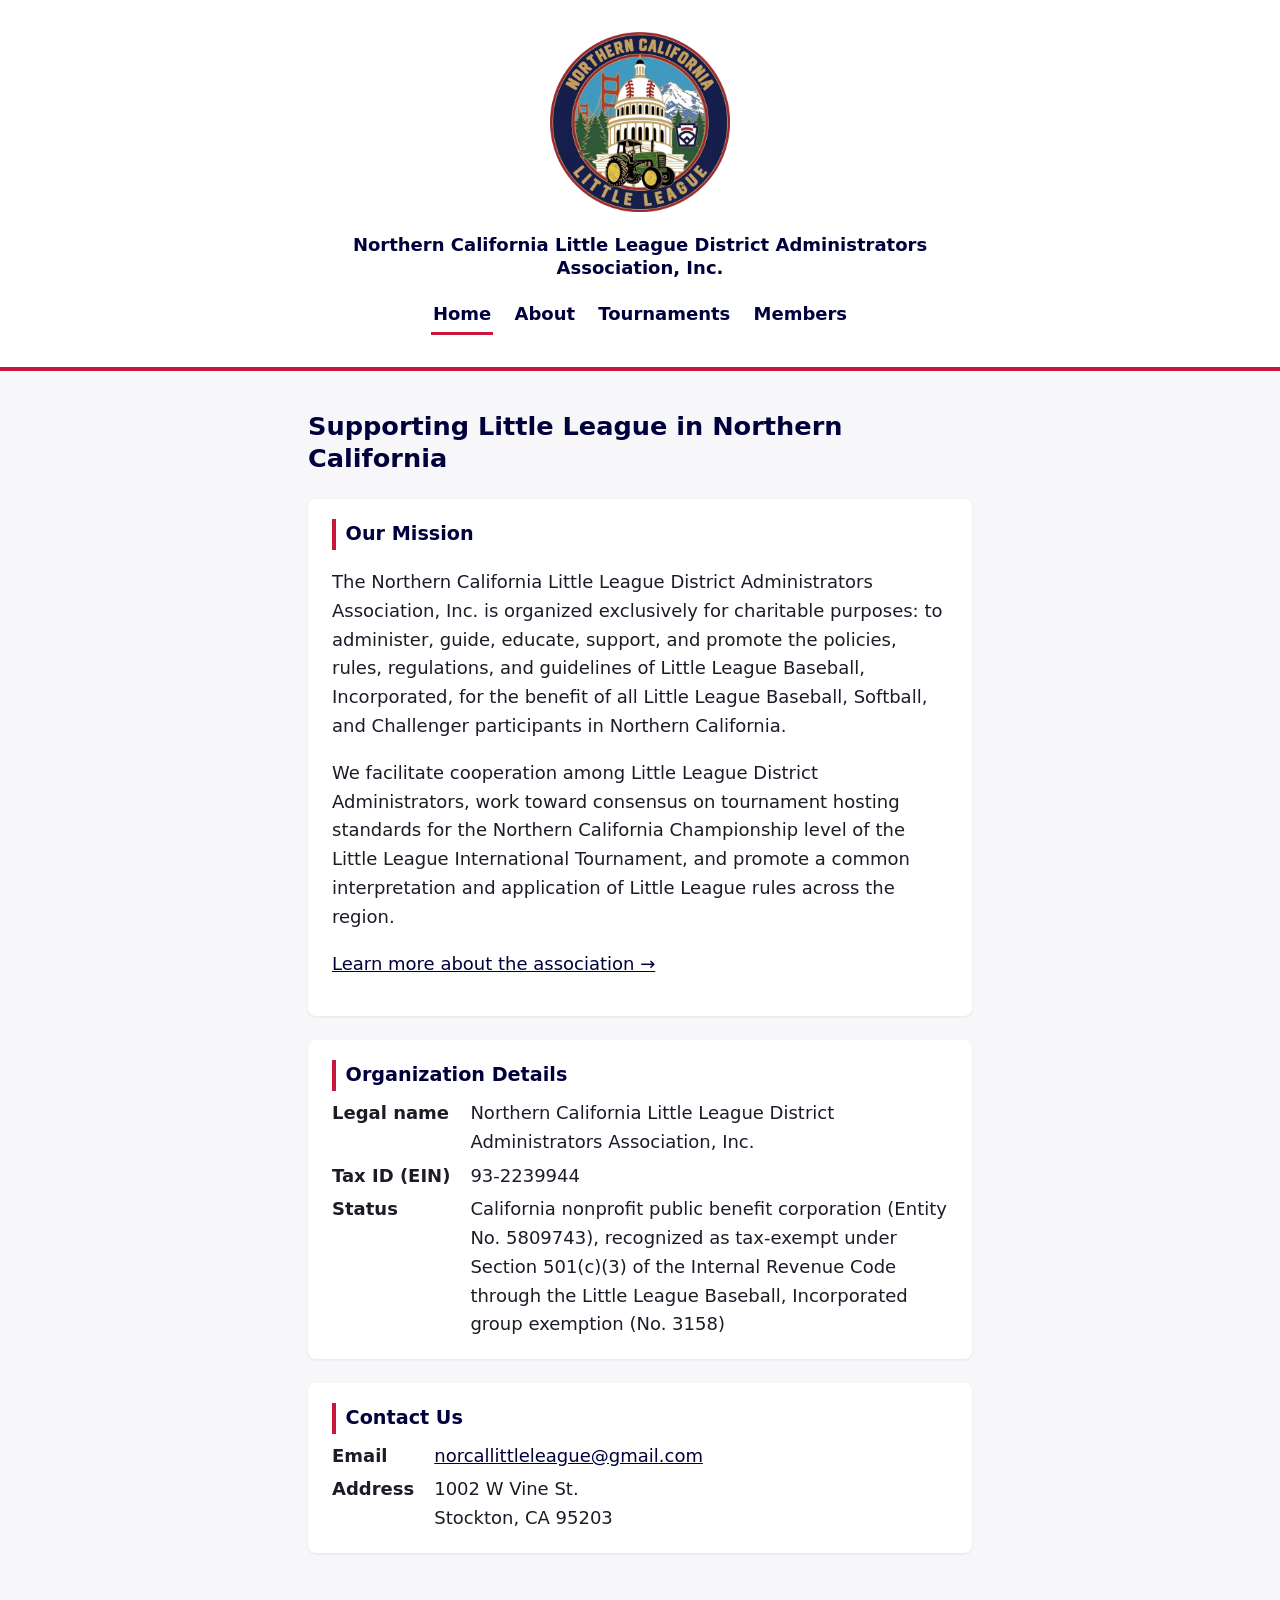
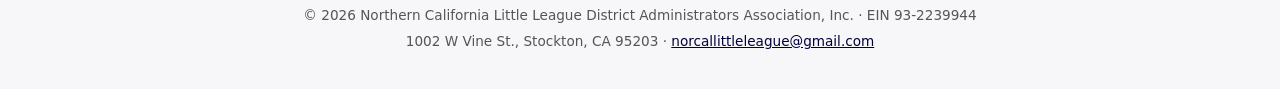
<file: index.html>
<!DOCTYPE html>
<html lang="en">
<head>
  <meta charset="utf-8">
  <meta name="viewport" content="width=device-width, initial-scale=1">
  <title>Northern California Little League District Administrators Association, Inc.</title>
  <meta name="description" content="Northern California Little League District Administrators Association, Inc. is a California nonprofit supporting Little League Baseball, Softball, and Challenger participants in Northern California.">
  <meta property="og:title" content="Northern California Little League District Administrators Association, Inc.">
  <meta property="og:description" content="Northern California Little League District Administrators Association, Inc. is a California nonprofit supporting Little League Baseball, Softball, and Challenger participants in Northern California.">
  <meta property="og:image" content="https://norcallittleleague.org/assets/logo.png">
  <link rel="icon" href="assets/logo.png">
  <link rel="stylesheet" href="style.css">
</head>
<body>
  <a class="skip" href="#main">Skip to content</a>
  <header>
    <a href="index.html"><img src="assets/logo.png" alt="Northern California Little League logo"></a>
    <p class="org">Northern California Little League District Administrators Association, Inc.</p>
    <nav aria-label="Main">
      <a href="index.html" aria-current="page">Home</a>
      <a href="about.html">About</a>
      <a href="tournaments.html">Tournaments</a>
      <a href="members.html">Members</a>
    </nav>
  </header>

  <main id="main">
    <h1>Supporting Little League in Northern California</h1>
    <section id="mission">
      <h2>Our Mission</h2>
      <p>The Northern California Little League District Administrators Association, Inc. is organized exclusively for charitable purposes: to administer, guide, educate, support, and promote the policies, rules, regulations, and guidelines of Little League Baseball, Incorporated, for the benefit of all Little League Baseball, Softball, and Challenger participants in Northern California.</p>
      <p>We facilitate cooperation among Little League District Administrators, work toward consensus on tournament hosting standards for the Northern California Championship level of the Little League International Tournament, and promote a common interpretation and application of Little League rules across the region.</p>
      <p><a href="about.html">Learn more about the association &rarr;</a></p>
    </section>

    <section id="legal">
      <h2>Organization Details</h2>
      <dl>
        <dt>Legal name</dt>
        <dd>Northern California Little League District Administrators Association, Inc.</dd>
        <dt>Tax ID (EIN)</dt>
        <dd>93-2239944</dd>
        <dt>Status</dt>
        <dd>California nonprofit public benefit corporation (Entity No. 5809743), recognized as tax-exempt under Section 501(c)(3) of the Internal Revenue Code through the Little League Baseball, Incorporated group exemption (No. 3158)</dd>
      </dl>
    </section>

    <section id="contact">
      <h2>Contact Us</h2>
      <dl>
        <dt>Email</dt>
        <dd><a href="mailto:norcallittleleague@gmail.com">norcallittleleague@gmail.com</a></dd>
        <dt>Address</dt>
        <dd>1002 W Vine St.<br>Stockton, CA 95203</dd>
      </dl>
    </section>
  </main>

  <footer>
    <p>&copy; 2026 Northern California Little League District Administrators Association, Inc. &middot; EIN 93-2239944</p>
    <p>1002 W Vine St., Stockton, CA 95203 &middot; <a href="mailto:norcallittleleague@gmail.com">norcallittleleague@gmail.com</a></p>
  </footer>
</body>
</html>
</file>
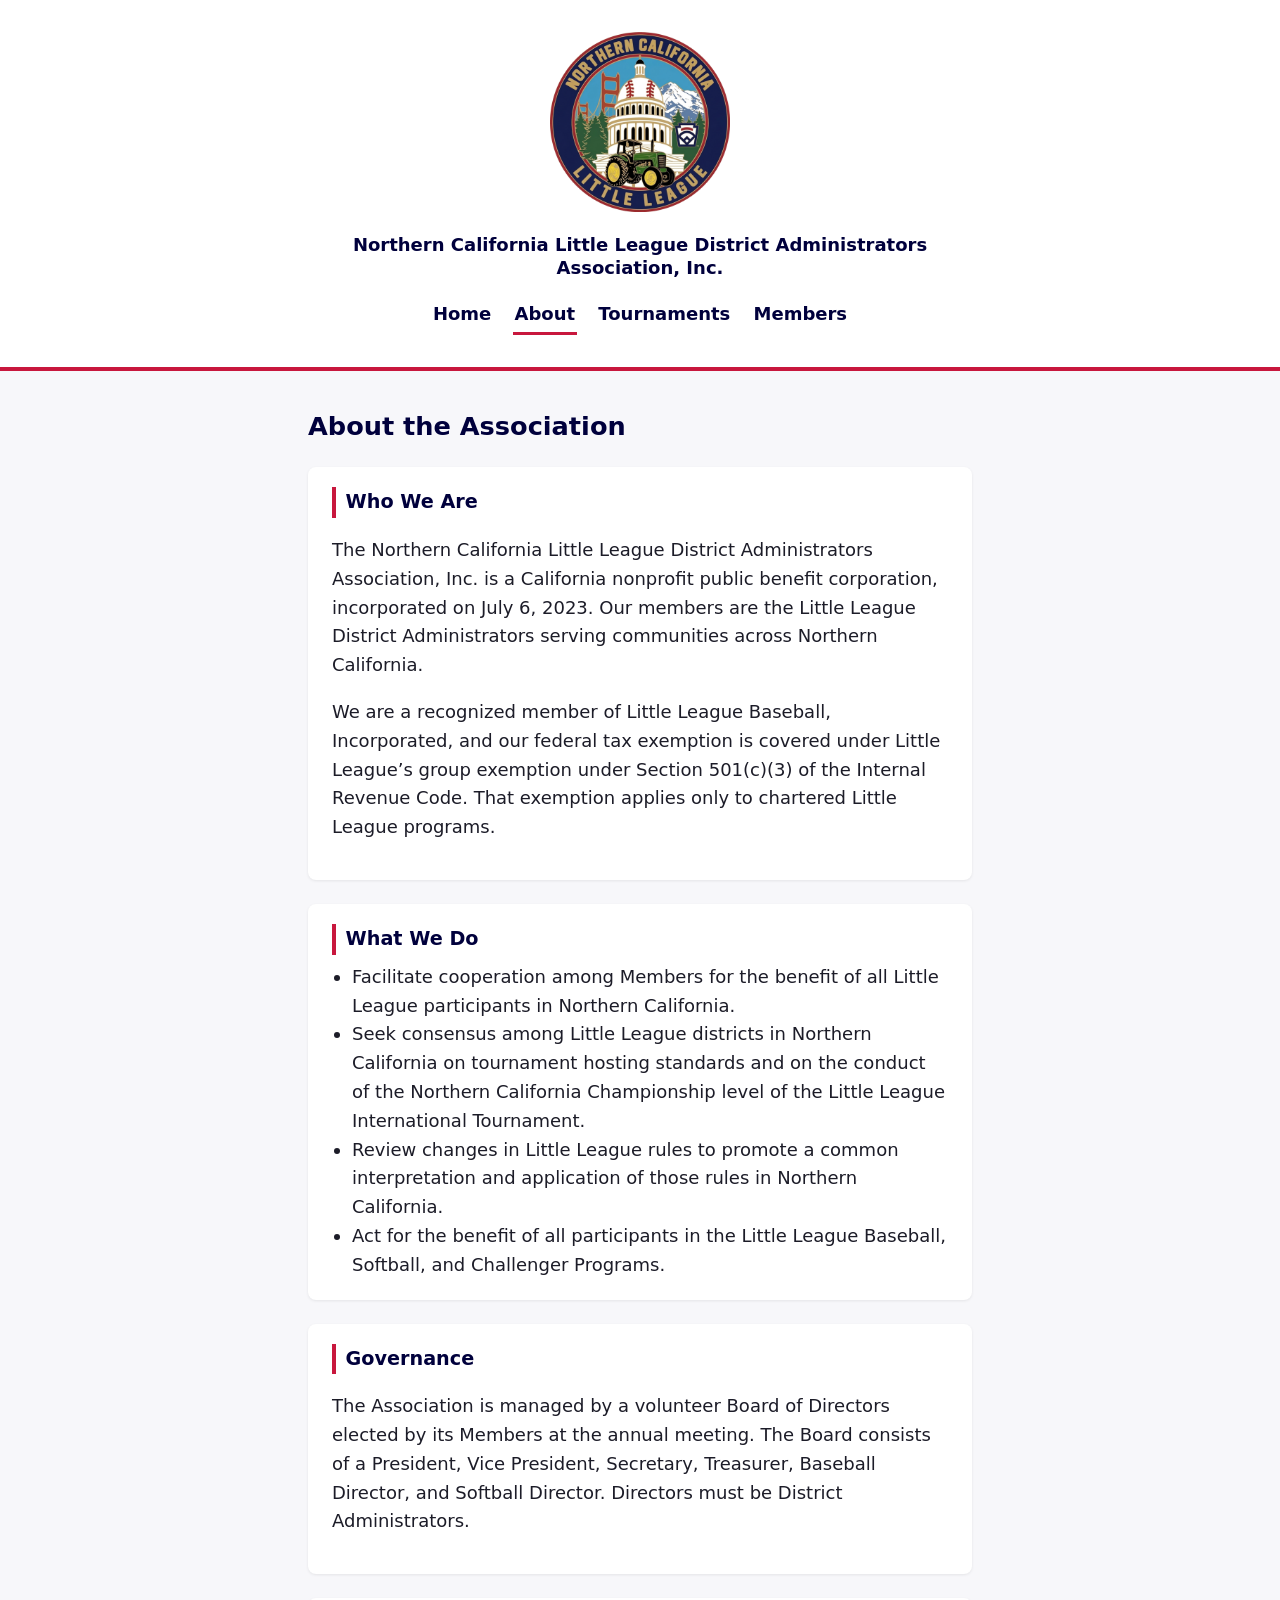
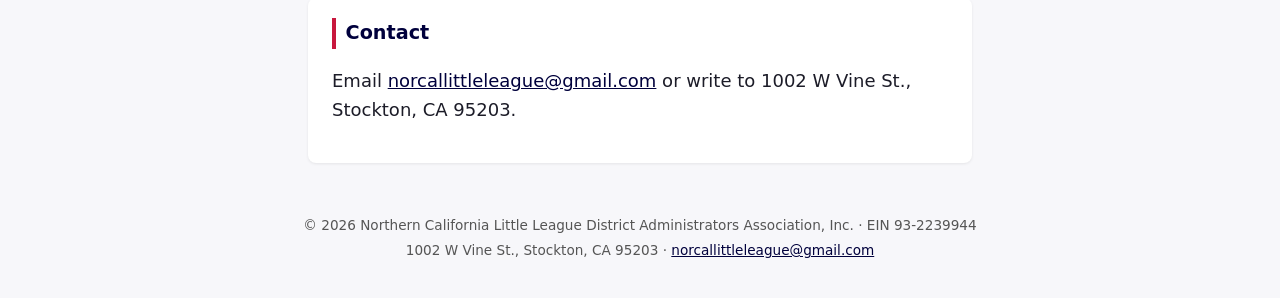
<file: about.html>
<!DOCTYPE html>
<html lang="en">
<head>
  <meta charset="utf-8">
  <meta name="viewport" content="width=device-width, initial-scale=1">
  <title>About | Northern California Little League District Administrators Association, Inc.</title>
  <meta name="description" content="Who we are, what we do, and how the Northern California Little League District Administrators Association is governed.">
  <meta property="og:title" content="About | Northern California Little League District Administrators Association, Inc.">
  <meta property="og:description" content="Who we are, what we do, and how the Northern California Little League District Administrators Association is governed.">
  <meta property="og:image" content="https://norcallittleleague.org/assets/logo.png">
  <link rel="icon" href="assets/logo.png">
  <link rel="stylesheet" href="style.css">
</head>
<body>
  <a class="skip" href="#main">Skip to content</a>
  <header>
    <a href="index.html"><img src="assets/logo.png" alt="Northern California Little League logo"></a>
    <p class="org">Northern California Little League District Administrators Association, Inc.</p>
    <nav aria-label="Main">
      <a href="index.html">Home</a>
      <a href="about.html" aria-current="page">About</a>
      <a href="tournaments.html">Tournaments</a>
      <a href="members.html">Members</a>
    </nav>
  </header>

  <main id="main">
    <h1>About the Association</h1>
    <section>
      <h2>Who We Are</h2>
      <p>The Northern California Little League District Administrators Association, Inc. is a California nonprofit public benefit corporation, incorporated on July 6, 2023. Our members are the Little League District Administrators serving communities across Northern California.</p>
      <p>We are a recognized member of Little League Baseball, Incorporated, and our federal tax exemption is covered under Little League&rsquo;s group exemption under Section 501(c)(3) of the Internal Revenue Code. That exemption applies only to chartered Little League programs.</p>
    </section>

    <section>
      <h2>What We Do</h2>
      <ul>
        <li>Facilitate cooperation among Members for the benefit of all Little League participants in Northern California.</li>
        <li>Seek consensus among Little League districts in Northern California on tournament hosting standards and on the conduct of the Northern California Championship level of the Little League International Tournament.</li>
        <li>Review changes in Little League rules to promote a common interpretation and application of those rules in Northern California.</li>
        <li>Act for the benefit of all participants in the Little League Baseball, Softball, and Challenger Programs.</li>
      </ul>
    </section>

    <section>
      <h2>Governance</h2>
      <p>The Association is managed by a volunteer Board of Directors elected by its Members at the annual meeting. The Board consists of a President, Vice President, Secretary, Treasurer, Baseball Director, and Softball Director. Directors must be District Administrators.</p>
    </section>

    <section>
      <h2>Contact</h2>
      <p>Email <a href="mailto:norcallittleleague@gmail.com">norcallittleleague@gmail.com</a> or write to 1002 W Vine St., Stockton, CA 95203.</p>
    </section>
  </main>

  <footer>
    <p>&copy; 2026 Northern California Little League District Administrators Association, Inc. &middot; EIN 93-2239944</p>
    <p>1002 W Vine St., Stockton, CA 95203 &middot; <a href="mailto:norcallittleleague@gmail.com">norcallittleleague@gmail.com</a></p>
  </footer>
</body>
</html>
</file>
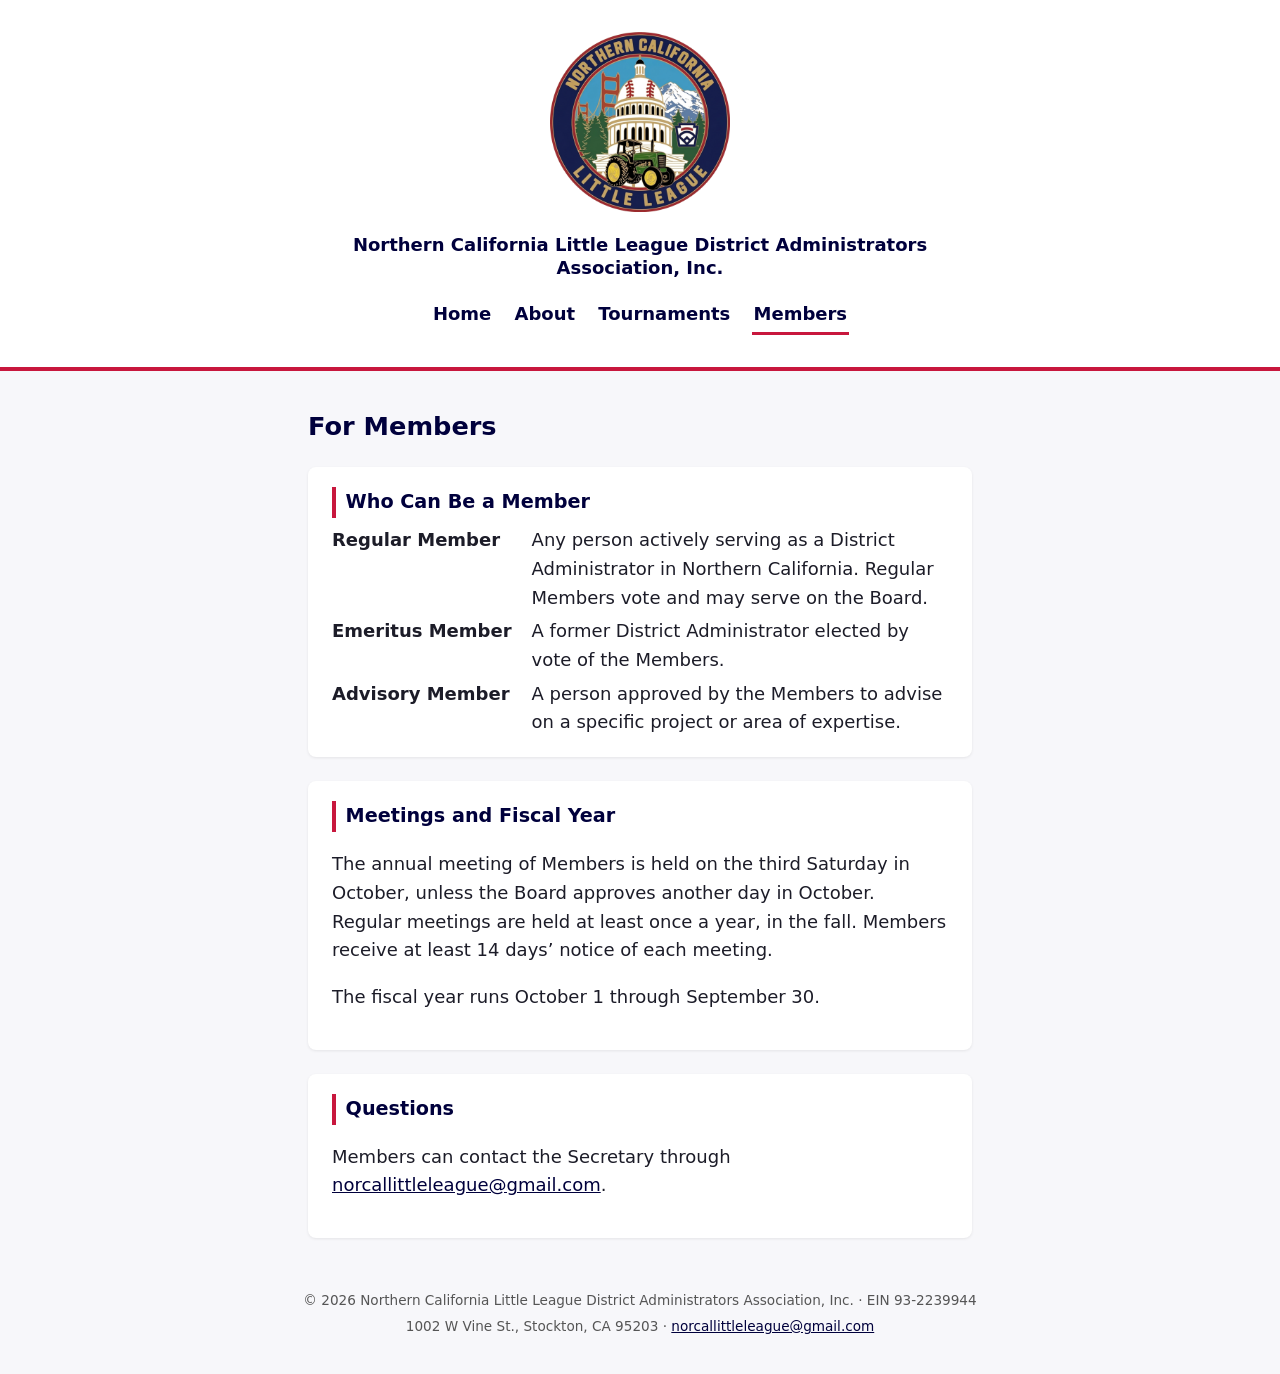
<file: members.html>
<!DOCTYPE html>
<html lang="en">
<head>
  <meta charset="utf-8">
  <meta name="viewport" content="width=device-width, initial-scale=1">
  <title>Members | Northern California Little League District Administrators Association, Inc.</title>
  <meta name="description" content="Membership classes, meetings, and fiscal year for the Northern California Little League District Administrators Association.">
  <meta property="og:title" content="Members | Northern California Little League District Administrators Association, Inc.">
  <meta property="og:description" content="Membership classes, meetings, and fiscal year for the Northern California Little League District Administrators Association.">
  <meta property="og:image" content="https://norcallittleleague.org/assets/logo.png">
  <link rel="icon" href="assets/logo.png">
  <link rel="stylesheet" href="style.css">
</head>
<body>
  <a class="skip" href="#main">Skip to content</a>
  <header>
    <a href="index.html"><img src="assets/logo.png" alt="Northern California Little League logo"></a>
    <p class="org">Northern California Little League District Administrators Association, Inc.</p>
    <nav aria-label="Main">
      <a href="index.html">Home</a>
      <a href="about.html">About</a>
      <a href="tournaments.html">Tournaments</a>
      <a href="members.html" aria-current="page">Members</a>
    </nav>
  </header>

  <main id="main">
    <h1>For Members</h1>
    <section>
      <h2>Who Can Be a Member</h2>
      <dl>
        <dt>Regular Member</dt>
        <dd>Any person actively serving as a District Administrator in Northern California. Regular Members vote and may serve on the Board.</dd>
        <dt>Emeritus Member</dt>
        <dd>A former District Administrator elected by vote of the Members.</dd>
        <dt>Advisory Member</dt>
        <dd>A person approved by the Members to advise on a specific project or area of expertise.</dd>
      </dl>
    </section>

    <section>
      <h2>Meetings and Fiscal Year</h2>
      <p>The annual meeting of Members is held on the third Saturday in October, unless the Board approves another day in October. Regular meetings are held at least once a year, in the fall. Members receive at least 14 days&rsquo; notice of each meeting.</p>
      <p>The fiscal year runs October 1 through September 30.</p>
    </section>

    <section>
      <h2>Questions</h2>
      <p>Members can contact the Secretary through <a href="mailto:norcallittleleague@gmail.com">norcallittleleague@gmail.com</a>.</p>
    </section>
  </main>

  <footer>
    <p>&copy; 2026 Northern California Little League District Administrators Association, Inc. &middot; EIN 93-2239944</p>
    <p>1002 W Vine St., Stockton, CA 95203 &middot; <a href="mailto:norcallittleleague@gmail.com">norcallittleleague@gmail.com</a></p>
  </footer>
</body>
</html>
</file>
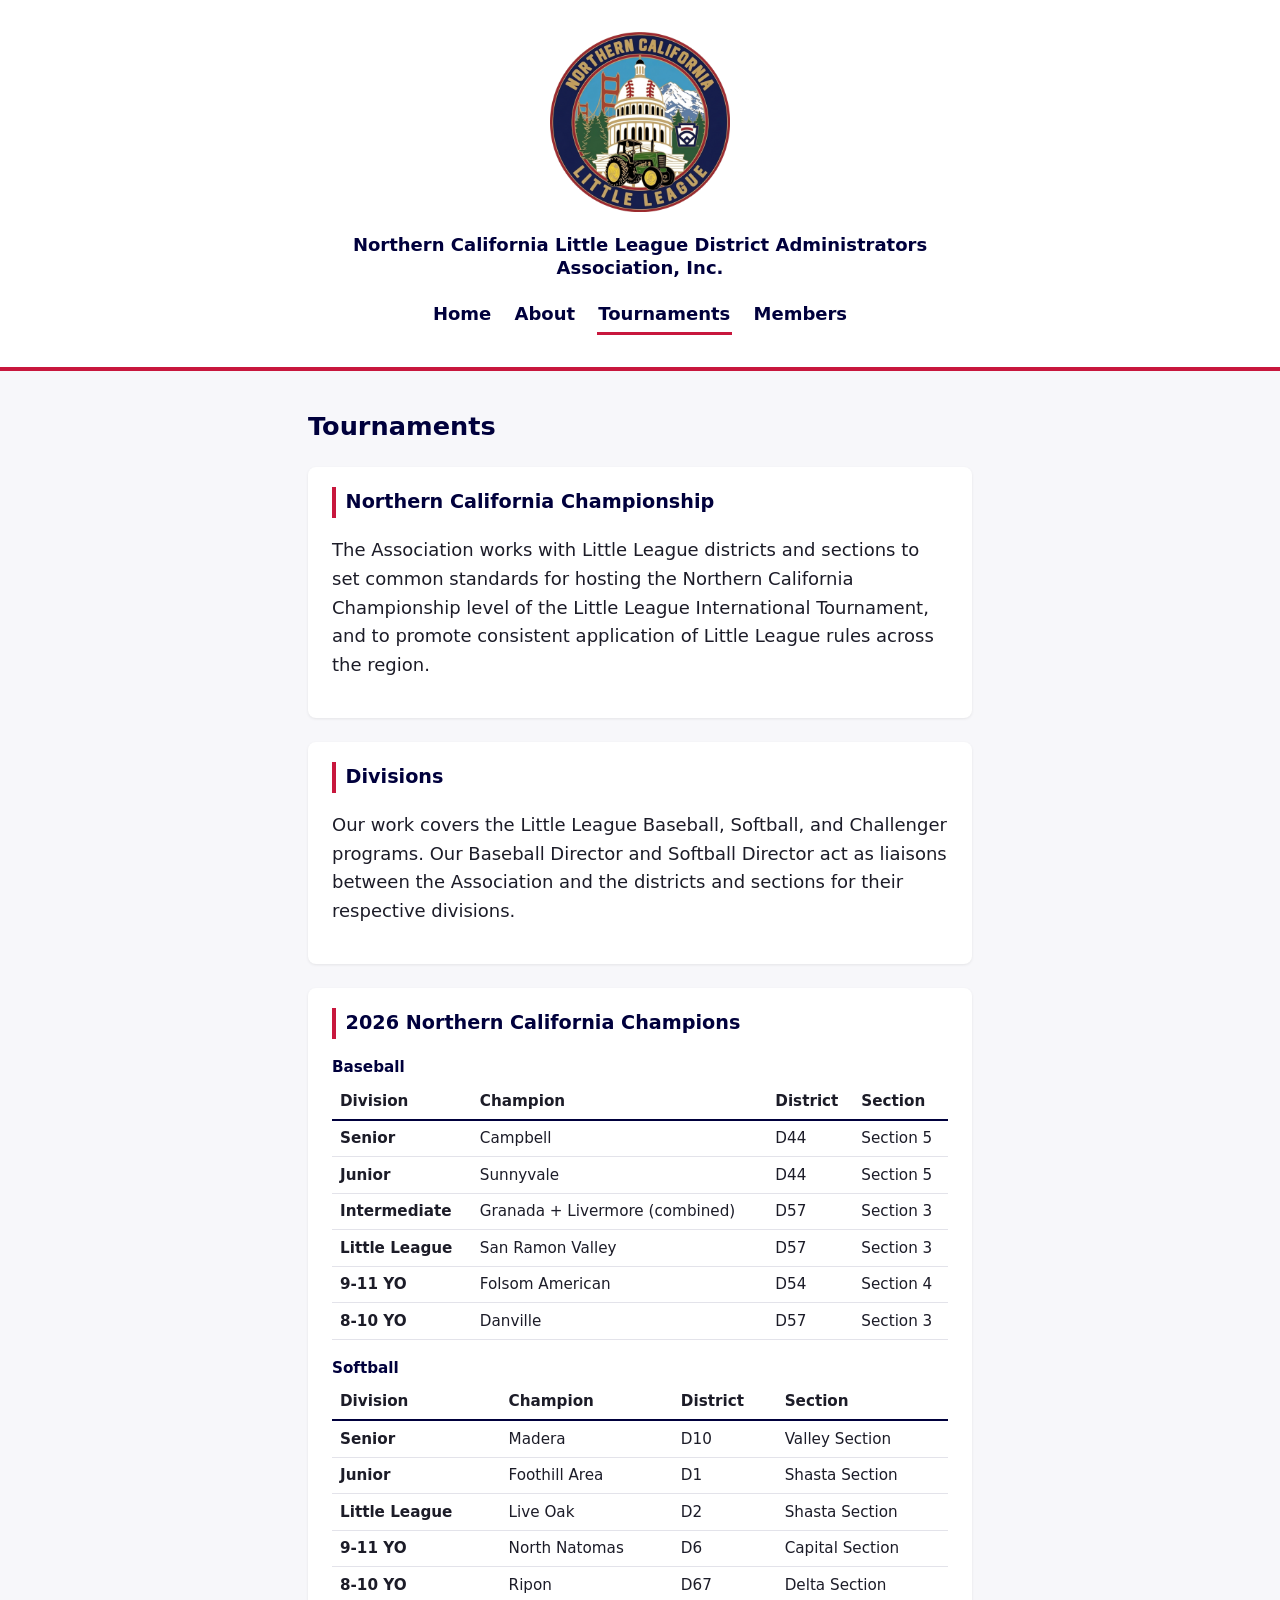
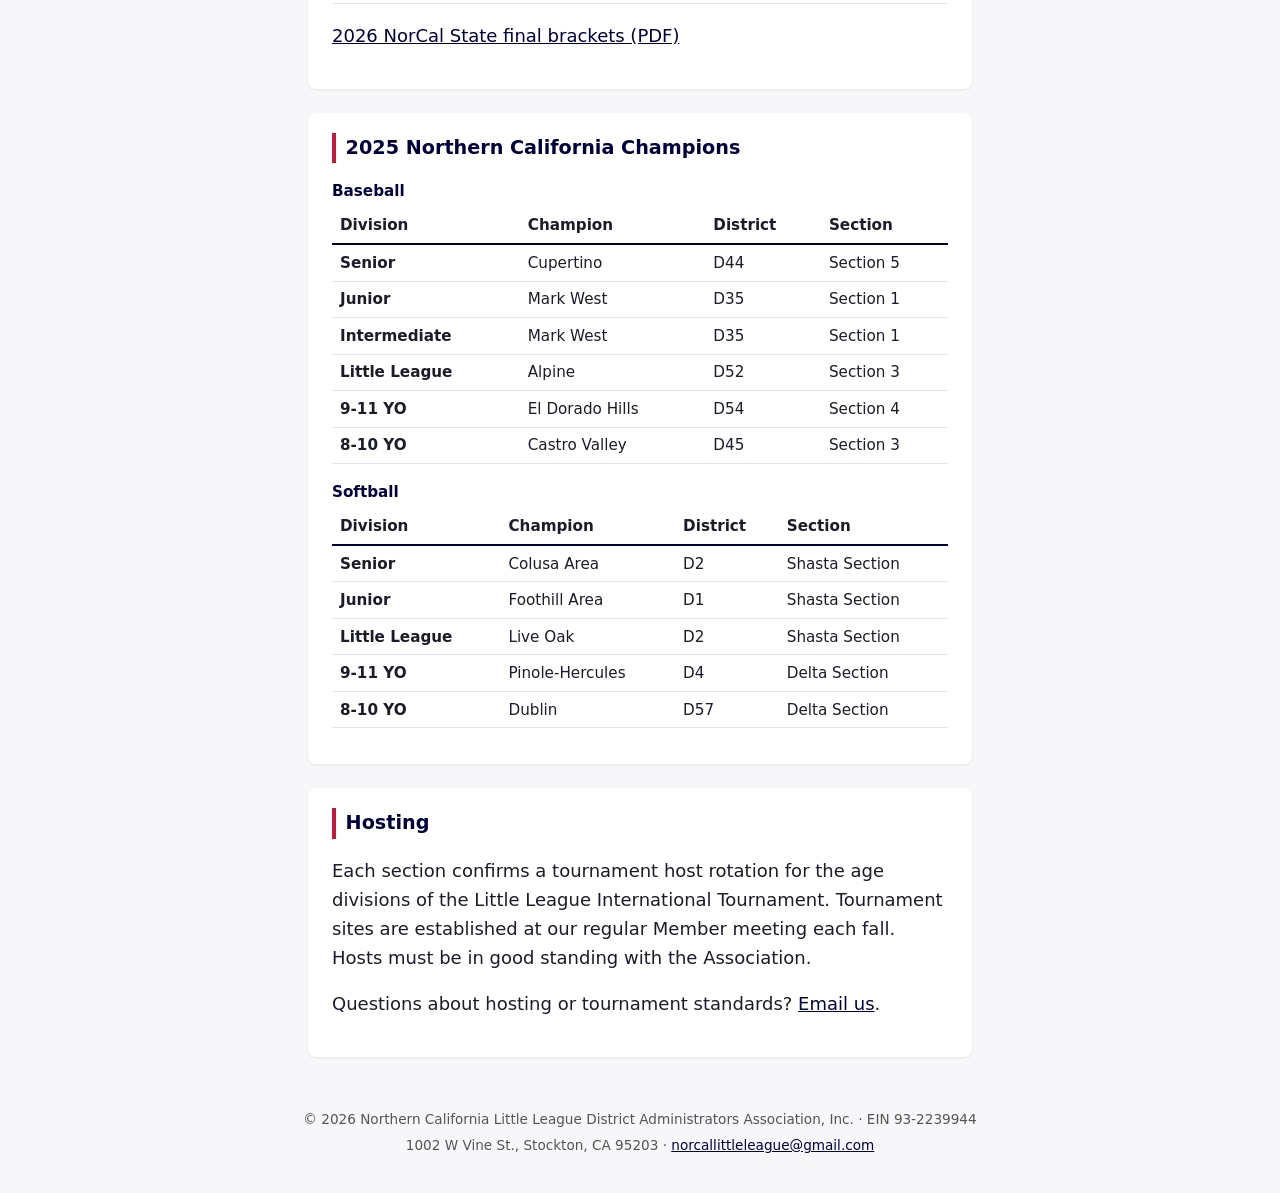
<file: tournaments.html>
<!DOCTYPE html>
<html lang="en">
<head>
  <meta charset="utf-8">
  <meta name="viewport" content="width=device-width, initial-scale=1">
  <title>Tournaments | Northern California Little League District Administrators Association, Inc.</title>
  <meta name="description" content="How the Association supports Northern California Championship tournament hosting for Little League Baseball, Softball, and Challenger.">
  <meta property="og:title" content="Tournaments | Northern California Little League District Administrators Association, Inc.">
  <meta property="og:description" content="How the Association supports Northern California Championship tournament hosting for Little League Baseball, Softball, and Challenger.">
  <meta property="og:image" content="https://norcallittleleague.org/assets/logo.png">
  <link rel="icon" href="assets/logo.png">
  <link rel="stylesheet" href="style.css">
</head>
<body>
  <a class="skip" href="#main">Skip to content</a>
  <header>
    <a href="index.html"><img src="assets/logo.png" alt="Northern California Little League logo"></a>
    <p class="org">Northern California Little League District Administrators Association, Inc.</p>
    <nav aria-label="Main">
      <a href="index.html">Home</a>
      <a href="about.html">About</a>
      <a href="tournaments.html" aria-current="page">Tournaments</a>
      <a href="members.html">Members</a>
    </nav>
  </header>

  <main id="main">
    <h1>Tournaments</h1>
    <section>
      <h2>Northern California Championship</h2>
      <p>The Association works with Little League districts and sections to set common standards for hosting the Northern California Championship level of the Little League International Tournament, and to promote consistent application of Little League rules across the region.</p>
    </section>

    <section>
      <h2>Divisions</h2>
      <p>Our work covers the Little League Baseball, Softball, and Challenger programs. Our Baseball Director and Softball Director act as liaisons between the Association and the districts and sections for their respective divisions.</p>
    </section>

    <section id="champions-2026">
      <h2>2026 Northern California Champions</h2>
        <table>
          <caption>Baseball</caption>
          <thead><tr><th scope="col">Division</th><th scope="col">Champion</th><th scope="col">District</th><th scope="col">Section</th></tr></thead>
          <tbody>
          <tr><th scope="row">Senior</th><td>Campbell</td><td>D44</td><td>Section 5</td></tr>
          <tr><th scope="row">Junior</th><td>Sunnyvale</td><td>D44</td><td>Section 5</td></tr>
          <tr><th scope="row">Intermediate</th><td>Granada + Livermore (combined)</td><td>D57</td><td>Section 3</td></tr>
          <tr><th scope="row">Little League</th><td>San Ramon Valley</td><td>D57</td><td>Section 3</td></tr>
          <tr><th scope="row">9-11 YO</th><td>Folsom American</td><td>D54</td><td>Section 4</td></tr>
          <tr><th scope="row">8-10 YO</th><td>Danville</td><td>D57</td><td>Section 3</td></tr>
          </tbody>
        </table>
        <table>
          <caption>Softball</caption>
          <thead><tr><th scope="col">Division</th><th scope="col">Champion</th><th scope="col">District</th><th scope="col">Section</th></tr></thead>
          <tbody>
          <tr><th scope="row">Senior</th><td>Madera</td><td>D10</td><td>Valley Section</td></tr>
          <tr><th scope="row">Junior</th><td>Foothill Area</td><td>D1</td><td>Shasta Section</td></tr>
          <tr><th scope="row">Little League</th><td>Live Oak</td><td>D2</td><td>Shasta Section</td></tr>
          <tr><th scope="row">9-11 YO</th><td>North Natomas</td><td>D6</td><td>Capital Section</td></tr>
          <tr><th scope="row">8-10 YO</th><td>Ripon</td><td>D67</td><td>Delta Section</td></tr>
          </tbody>
        </table>
      <p><a href="files/2026-norcal-state-final-brackets.pdf">2026 NorCal State final brackets (PDF)</a></p>
    </section>

    <section id="champions-2025">
      <h2>2025 Northern California Champions</h2>
        <table>
          <caption>Baseball</caption>
          <thead><tr><th scope="col">Division</th><th scope="col">Champion</th><th scope="col">District</th><th scope="col">Section</th></tr></thead>
          <tbody>
          <tr><th scope="row">Senior</th><td>Cupertino</td><td>D44</td><td>Section 5</td></tr>
          <tr><th scope="row">Junior</th><td>Mark West</td><td>D35</td><td>Section 1</td></tr>
          <tr><th scope="row">Intermediate</th><td>Mark West</td><td>D35</td><td>Section 1</td></tr>
          <tr><th scope="row">Little League</th><td>Alpine</td><td>D52</td><td>Section 3</td></tr>
          <tr><th scope="row">9-11 YO</th><td>El Dorado Hills</td><td>D54</td><td>Section 4</td></tr>
          <tr><th scope="row">8-10 YO</th><td>Castro Valley</td><td>D45</td><td>Section 3</td></tr>
          </tbody>
        </table>
        <table>
          <caption>Softball</caption>
          <thead><tr><th scope="col">Division</th><th scope="col">Champion</th><th scope="col">District</th><th scope="col">Section</th></tr></thead>
          <tbody>
          <tr><th scope="row">Senior</th><td>Colusa Area</td><td>D2</td><td>Shasta Section</td></tr>
          <tr><th scope="row">Junior</th><td>Foothill Area</td><td>D1</td><td>Shasta Section</td></tr>
          <tr><th scope="row">Little League</th><td>Live Oak</td><td>D2</td><td>Shasta Section</td></tr>
          <tr><th scope="row">9-11 YO</th><td>Pinole-Hercules</td><td>D4</td><td>Delta Section</td></tr>
          <tr><th scope="row">8-10 YO</th><td>Dublin</td><td>D57</td><td>Delta Section</td></tr>
          </tbody>
        </table>
    </section>

    <section>
      <h2>Hosting</h2>
      <p>Each section confirms a tournament host rotation for the age divisions of the Little League International Tournament. Tournament sites are established at our regular Member meeting each fall. Hosts must be in good standing with the Association.</p>
      <p>Questions about hosting or tournament standards? <a href="mailto:norcallittleleague@gmail.com">Email us</a>.</p>
    </section>
  </main>

  <footer>
    <p>&copy; 2026 Northern California Little League District Administrators Association, Inc. &middot; EIN 93-2239944</p>
    <p>1002 W Vine St., Stockton, CA 95203 &middot; <a href="mailto:norcallittleleague@gmail.com">norcallittleleague@gmail.com</a></p>
  </footer>
</body>
</html>
</file>
<file: style.css>
:root { --navy: #00003c; --red: #c8173d; --bg: #f7f7fa; }
* { box-sizing: border-box; }
body { margin: 0; font: 18px/1.6 system-ui, -apple-system, "Segoe UI", sans-serif; color: #1c1c28; background: var(--bg); }
header { background: #fff; border-bottom: 4px solid var(--red); text-align: center; padding: 2rem 1rem; }
header img { width: 180px; height: 180px; }
h1 { color: var(--navy); font-size: 1.8rem; line-height: 1.25; margin: 1rem auto 0; max-width: 40rem; }
main { max-width: 44rem; margin: 0 auto; padding: 1rem 1.25rem 3rem; }
section { background: #fff; border-radius: 8px; padding: 1.25rem 1.5rem; margin-top: 1.5rem; box-shadow: 0 1px 3px rgba(0,0,0,.08); }
h2 { color: var(--navy); font-size: 1.2rem; margin: 0 0 .5rem; border-left: 4px solid var(--red); padding-left: .6rem; }
dl { margin: 0; display: grid; grid-template-columns: max-content 1fr; gap: .3rem 1.25rem; }
dt { font-weight: 600; }
dd { margin: 0; }
a { color: var(--navy); }
footer { text-align: center; font-size: .85rem; color: #555; padding: 0 1rem 2rem; }
@media (max-width: 520px) { dl { grid-template-columns: 1fr; } dd { margin-bottom: .5rem; } }

.org { margin: .75rem auto 0; color: var(--navy); font-weight: 700; max-width: 40rem; line-height: 1.3; }
header h1 { display: none; }
main > h1 { color: var(--navy); font-size: 1.6rem; margin: 1.5rem 0 0; }
nav { margin-top: 1rem; display: flex; gap: .5rem 1.25rem; justify-content: center; flex-wrap: wrap; }
nav a { color: var(--navy); text-decoration: none; font-weight: 600; padding: .25rem .1rem; border-bottom: 3px solid transparent; }
nav a:hover, nav a[aria-current="page"] { border-bottom-color: var(--red); }
a:focus-visible { outline: 3px solid var(--red); outline-offset: 2px; }
.skip { position: absolute; left: -999px; }
.skip:focus { left: 0; background: #fff; padding: .5rem 1rem; z-index: 10; }
ul { padding-left: 1.25rem; margin: 0; }
footer p { margin: .25rem 0; }

table { width: 100%; border-collapse: collapse; margin: 1rem 0; font-size: .95rem; }
caption { text-align: left; font-weight: 700; color: var(--navy); padding-bottom: .25rem; }
th, td { text-align: left; padding: .35rem .5rem; border-bottom: 1px solid #e3e3ea; }
thead th { border-bottom: 2px solid var(--navy); }
tbody th { font-weight: 600; white-space: nowrap; }
</file>
